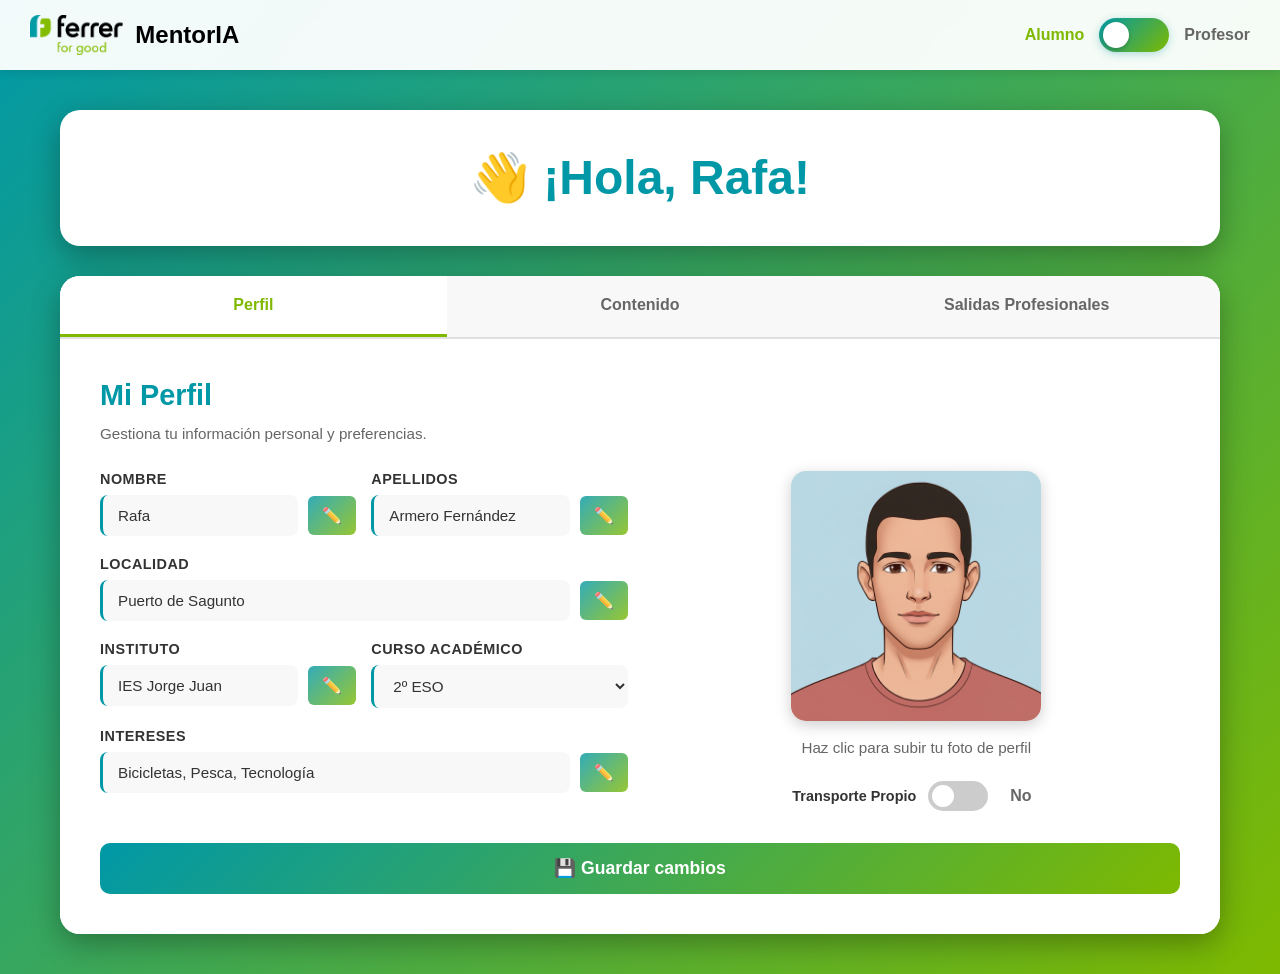
<file: App/index.html>
<!DOCTYPE html>
<html lang="es">
<head>
    <meta charset="UTF-8">
    <meta name="viewport" content="width=device-width, initial-scale=1.0">
    <title>MentorIA</title>
    <link rel="icon" type="image/png" href="images/little_logo_ferrer.png">
    <link rel="stylesheet" href="styles.css">
</head>
<body>
    <header class="top-header">
        <div class="left-section">
            <img src="./images/logo.png" alt="Logo MentorIA" class="logo-img">
            <span class="app-name">MentorIA</span>
        </div>
        
        <div class="right-section">
            <div class="user-toggle">
                <span class="toggle-label">Alumno</span>
                <label class="switch">
                    <input type="checkbox" id="userToggle" onchange="toggleUser()">
                    <span class="slider-toggle"></span>
                </label>
                <span class="toggle-label">Profesor</span>
            </div>
        </div>
    </header>
    
    <div class="container">
        <div class="welcome-screen" id="welcomeScreen">
            <div class="welcome-content">
                <h2>Bienvenido al Sistema Educativo</h2>
                <p>Por favor, selecciona tu tipo de usuario en el panel superior</p>
                <div class="illustration">📚</div>
            </div>
        </div>
        
        <div class="dashboard" id="dashboard" style="display: none;">
            <div class="welcome-banner">
                <h1 id="welcomeMessage"></h1>
            </div>
            
            <div class="integrated-panel" id="integratedPanel" style="display: none;">
                <div class="tabs">
                    <button class="tab-button active" onclick="selectTab('perfil')">Perfil</button>
                    <button class="tab-button" onclick="selectTab('contenido')">Contenido</button>
                    <button class="tab-button" onclick="selectTab('salidas')">Salidas Profesionales</button>
                </div>
                
                <div class="tab-content-area">
                    <div class="tab-panel" id="perfilContent">
                        <h3>Mi Perfil</h3>
                        <p class="tab-description">Gestiona tu información personal y preferencias.</p>
                        
                        <div class="profile-container">
                            <div class="profile-fields">
                                <div class="profile-row">
                                    <div class="profile-field">
                                        <label>Nombre</label>
                                        <div class="field-row">
                                            <div class="field-value" id="nombreValue">Rafa</div>
                                            <button class="edit-btn" onclick="openEditModal('nombre')" title="Editar">✏️</button>
                                        </div>
                                    </div>
                                    
                                    <div class="profile-field">
                                        <label>Apellidos</label>
                                        <div class="field-row">
                                            <div class="field-value" id="apellidosValue">Armero Fernández</div>
                                            <button class="edit-btn" onclick="openEditModal('apellidos')" title="Editar">✏️</button>
                                        </div>
                                    </div>
                                </div>
                                
                                <div class="profile-field">
                                    <label>Localidad</label>
                                    <div class="field-row">
                                        <div class="field-value" id="localidadValue">Puerto de Sagunto</div>
                                        <button class="edit-btn" onclick="openEditModal('localidad')" title="Editar">✏️</button>
                                    </div>
                                </div>
                                
                                <div class="profile-row">
                                    <div class="profile-field">
                                        <label>Instituto</label>
                                        <div class="field-row">
                                            <div class="field-value" id="institutoValue">IES Jorge Juan</div>
                                            <button class="edit-btn" onclick="openEditModal('instituto')" title="Editar">✏️</button>
                                        </div>
                                    </div>
                                    
                                    <div class="profile-field">
                                        <label>Curso Académico</label>
                                        <div class="field-row">
                                            <select id="cursoSelect" class="curso-select" onchange="saveCurso()">
                                                <option value="1º ESO">1º ESO</option>
                                                <option value="2º ESO" selected>2º ESO</option>
                                                <option value="3º ESO">3º ESO</option>
                                                <option value="4º ESO">4º ESO</option>
                                            </select>
                                        </div>
                                    </div>
                                </div>
                                
                                <div class="profile-field">
                                    <label>Intereses</label>
                                    <div class="field-row">
                                        <div class="field-value" id="interesesValue">Bicicletas, Pesca, Tecnología</div>
                                        <button class="edit-btn" onclick="openEditModal('intereses')" title="Editar">✏️</button>
                                    </div>
                                </div>
                            </div>
                            
                            <div class="profile-photo-section">
                                <div class="photo-container">
                                    <img id="profilePhoto" src="./images/foto_alumno.png" alt="Foto de perfil">
                                    <div class="photo-overlay" onclick="document.getElementById('photoInput').click()">
                                        <span>📷 Cambiar foto</span>
                                    </div>
                                </div>
                                <input type="file" id="photoInput" accept="image/*" style="display: none;" onchange="loadPhoto(event)">
                                
                                <p class="photo-hint">Haz clic para subir tu foto de perfil</p>
                                
                                <div class="transport-row">
                                    <label>Transporte Propio</label>
                                    <label class="switch-transport">
                                        <input type="checkbox" id="transporteSwitch" onchange="toggleTransporte()">
                                        <span class="slider-transport"></span>
                                    </label>
                                    <span class="transport-label" id="transporteLabel">No</span>
                                </div>
                            </div>
                        </div>
                        
                        <button class="btn-save-profile" onclick="saveProfile()">💾 Guardar cambios</button>
                    </div>
                    <div class="tab-panel" id="contenidoContent" style="display: none;">
                        <h3>Contenido Formativo</h3>
                        <p class="tab-description">Accede a todos tus cursos, materiales de estudio y recursos de aprendizaje.</p>
                        
                        <div class="subjects-grid">
                            <!-- Biología -->
                            <div class="subject-card">
                                <div class="subject-icon">🧬</div>
                                <div class="subject-info">
                                    <h4 class="subject-title">Biología</h4>
                                    <button class="subject-docs-btn" onclick="openSubject('biologia')">
                                        <span class="docs-count">1</span> unidad
                                    </button>
                                </div>
                            </div>
                            
                            <!-- Matemáticas -->
                            <div class="subject-card">
                                <div class="subject-icon">📐</div>
                                <div class="subject-info">
                                    <h4 class="subject-title">Matemáticas</h4>
                                    <button class="subject-docs-btn no-content" disabled>
                                        <span class="docs-count">0</span> unidades
                                    </button>
                                </div>
                            </div>
                            
                            <!-- Tecnología -->
                            <div class="subject-card">
                                <div class="subject-icon">🛠️</div>
                                <div class="subject-info">
                                    <h4 class="subject-title">Tecnología</h4>
                                    <button class="subject-docs-btn no-content" disabled>
                                        <span class="docs-count">0</span> unidades
                                    </button>
                                </div>
                            </div>
                            
                            <!-- Física -->
                            <div class="subject-card">
                                <div class="subject-icon">⚛️</div>
                                <div class="subject-info">
                                    <h4 class="subject-title">Física</h4>
                                    <button class="subject-docs-btn no-content" disabled>
                                        <span class="docs-count">0</span> unidades
                                    </button>
                                </div>
                            </div>
                            
                            <!-- Química -->
                            <div class="subject-card">
                                <div class="subject-icon">🧪</div>
                                <div class="subject-info">
                                    <h4 class="subject-title">Química</h4>
                                    <button class="subject-docs-btn no-content" disabled>
                                        <span class="docs-count">0</span> unidades
                                    </button>
                                </div>
                            </div>
                            
                            <!-- Educación Física -->
                            <div class="subject-card">
                                <div class="subject-icon">⚽</div>
                                <div class="subject-info">
                                    <h4 class="subject-title">Educación Física</h4>
                                    <button class="subject-docs-btn no-content" disabled>
                                        <span class="docs-count">0</span> unidades
                                    </button>
                                </div>
                            </div>
                            
                            <!-- Castellano -->
                            <div class="subject-card">
                                <div class="subject-icon">📖</div>
                                <div class="subject-info">
                                    <h4 class="subject-title">Castellano</h4>
                                    <button class="subject-docs-btn no-content" disabled>
                                        <span class="docs-count">0</span> unidades
                                    </button>
                                </div>
                            </div>
                            
                            <!-- Inglés -->
                            <div class="subject-card">
                                <div class="subject-icon">💂🏼</div>
                                <div class="subject-info">
                                    <h4 class="subject-title">Inglés</h4>
                                    <button class="subject-docs-btn no-content" disabled>
                                        <span class="docs-count">0</span> unidades
                                    </button>
                                </div>
                            </div>
                        </div>
                    </div>
                    <div class="tab-panel" id="salidasContent" style="display: none;">
                        <h3>Salidas Profesionales</h3>
                        <p class="tab-description">Explora las oportunidades profesionales y carreras relacionadas con tu formación.</p>
                        
                        <div class="career-blocks">
                            <!-- Bloque 1 -->
                            <div class="career-block">
                                <div class="career-medal gold">🥇</div>
                                <div class="career-image">
                                    <img src="images/foto_alumno_electricidad.png" alt="Electricidad y Electrónica">
                                    <span class="favorite-star">⭐</span>
                                    <button class="btn-favorite active" onclick="marcarFavorito(this, 'Electricidad y Electrónica', 'BOTÀNIC CAVANILLES')">
                                        ⭐
                                    </button>
                                </div>
                                <div class="career-content">
                                    <h4 class="career-title">Electricidad y Electrónica</h4>
                                    <p class="career-subtitle">Instituto de Educación Secundaria BOTÀNIC CAVANILLES | Vall d'Uixó</p>
                                    <div class="career-kpis">
                                        <div class="kpi-item">
                                            <span class="kpi-icon">🚌</span>
                                            <div class="kpi-info">
                                                <div class="kpi-label">Transporte público</div>
                                                <div class="kpi-value">25 min</div>
                                            </div>
                                        </div>
                                        <div class="kpi-item">
                                            <span class="kpi-icon">🚗</span>
                                            <div class="kpi-info">
                                                <div class="kpi-label">Transporte privado</div>
                                                <div class="kpi-value">12 min</div>
                                            </div>
                                        </div>
                                    </div>
                                    <div class="career-buttons">
                                        <a href="#" class="career-btn" onclick="openCareerLink('software', 'perfiles'); return false;">👥 Perfiles profesionales</a>
                                        <a href="#" class="career-btn" onclick="openCareerLink('software', 'curriculo'); return false;">📋 Currículo</a>
                                    </div>
                                </div>
                            </div>
                            
                            <!-- Bloque 2 -->
                            <div class="career-block">
                                <div class="career-medal silver">🥈</div>
                                <div class="career-image">
                                    <img src="images/foto_alumno_electricidad.png" alt="Electricidad y Electrónica">
                                    <span class="favorite-star">⭐</span>
                                    <button class="btn-favorite" onclick="marcarFavorito(this, 'Electricidad y Electrónica', 'GILABERT DE CENTELLES')">
                                    </button>
                                </div>
                                <div class="career-content">
                                    <h4 class="career-title">Electricidad y Electrónica</h4>
                                    <p class="career-subtitle">Instituto de Educación Secundaria GILABERT DE CENTELLES | Nules</p>
                                    <div class="career-kpis">
                                        <div class="kpi-item">
                                            <span class="kpi-icon">🚌</span>
                                            <div class="kpi-info">
                                                <div class="kpi-label">Transporte público</div>
                                                <div class="kpi-value">18 min</div>
                                            </div>
                                        </div>
                                        <div class="kpi-item">
                                            <span class="kpi-icon">🚗</span>
                                            <div class="kpi-info">
                                                <div class="kpi-label">Transporte privado</div>
                                                <div class="kpi-value">9 min</div>
                                            </div>
                                        </div>
                                    </div>
                                    <div class="career-buttons">
                                        <a href="#" class="career-btn" onclick="openCareerLink('laboratorio', 'perfiles'); return false;">👥 Perfiles profesionales</a>
                                        <a href="#" class="career-btn" onclick="openCareerLink('laboratorio', 'curriculo'); return false;">📋 Currículo</a>
                                    </div>
                                </div>
                            </div>
                            
                            <!-- Bloque 3 -->
                            <div class="career-block">
                                <div class="career-medal bronze">🥉</div>
                                <div class="career-image">
                                    <img src="images/foto_alumno_electricidad.png" alt="Electricidad y Electrónica">
                                    <span class="favorite-star">⭐</span>
                                    <button class="btn-favorite" onclick="marcarFavorito(this, 'Electricidad y Electrónica', 'LA PATACONA')">
                                    </button>
                                </div>
                                <div class="career-content">
                                    <h4 class="career-title">Electricidad y Electrónica</h4>
                                    <p class="career-subtitle">Instituto de Educación Secundaria LA PATACONA | Alboraia/Alboraya</p>
                                    <div class="career-kpis">
                                        <div class="kpi-item">
                                            <span class="kpi-icon">🚌</span>
                                            <div class="kpi-info">
                                                <div class="kpi-label">Transporte público</div>
                                                <div class="kpi-value">15 min</div>
                                            </div>
                                        </div>
                                        <div class="kpi-item">
                                            <span class="kpi-icon">🚗</span>
                                            <div class="kpi-info">
                                                <div class="kpi-label">Transporte privado</div>
                                                <div class="kpi-value">7 min</div>
                                            </div>
                                        </div>
                                    </div>
                                    <div class="career-buttons">
                                        <a href="#" class="career-btn" onclick="openCareerLink('profesor', 'perfiles'); return false;">👥 Perfiles profesionales</a>
                                        <a href="#" class="career-btn" onclick="openCareerLink('profesor', 'curriculo'); return false;">📋 Currículo</a>
                                    </div>
                                </div>
                            </div>
                            
                            <!-- Bloque 4 -->
                            <div class="career-block">
                                <div class="career-image">
                                    <img src="images/foto_alumno_electricidad.png" alt="Electricidad y Electrónica">
                                    <span class="favorite-star">⭐</span>
                                    <button class="btn-favorite" onclick="marcarFavorito(this, 'Electricidad y Electrónica', 'Massamagrell')">
                                    </button>
                                </div>
                                <div class="career-content">
                                    <h4 class="career-title">Electricidad y Electrónica</h4>
                                    <p class="career-subtitle">Instituto de Educación Secundaria | Massamagrell</p>
                                    <div class="career-kpis">
                                        <div class="kpi-item">
                                            <span class="kpi-icon">🚌</span>
                                            <div class="kpi-info">
                                                <div class="kpi-label">Transporte público</div>
                                                <div class="kpi-value">30 min</div>
                                            </div>
                                        </div>
                                        <div class="kpi-item">
                                            <span class="kpi-icon">🚗</span>
                                            <div class="kpi-info">
                                                <div class="kpi-label">Transporte privado</div>
                                                <div class="kpi-value">15 min</div>
                                            </div>
                                        </div>
                                    </div>
                                    <div class="career-buttons">
                                        <a href="#" class="career-btn" onclick="openCareerLink('disenador', 'perfiles'); return false;">👥 Perfiles profesionales</a>
                                        <a href="#" class="career-btn" onclick="openCareerLink('disenador', 'curriculo'); return false;">📋 Currículo</a>
                                    </div>
                                </div>
                            </div>
                            
                            <!-- Bloque 5 -->
                            <!-- Bloque 5 -->
                            <div class="career-block">
                                <div class="career-image">
                                    <img src="images/foto_alumno_electricidad.png" alt="Electricidad y Electrónica">
                                    <span class="favorite-star">⭐</span>
                                    <button class="btn-favorite" onclick="marcarFavorito(this, 'Electricidad y Electrónica', 'CLOT DEL MORO')">
                                    </button>
                                </div>
                                <div class="career-content">
                                    <h4 class="career-title">Electricidad y Electrónica</h4>
                                    <p class="career-subtitle">Instituto de Educación Secundaria CLOT DEL MORO | Sagunto/Sagunt</p>
                                    <div class="career-kpis">
                                        <div class="kpi-item">
                                            <span class="kpi-icon">🚌</span>
                                            <div class="kpi-info">
                                                <div class="kpi-label">Transporte público</div>
                                                <div class="kpi-value">22 min</div>
                                            </div>
                                        </div>
                                        <div class="kpi-item">
                                            <span class="kpi-icon">🚗</span>
                                            <div class="kpi-info">
                                                <div class="kpi-label">Transporte privado</div>
                                                <div class="kpi-value">10 min</div>
                                            </div>
                                        </div>
                                    </div>
                                    <div class="career-buttons">
                                        <a href="#" class="career-btn" onclick="openCareerLink('arquitecto', 'perfiles'); return false;">👥 Perfiles profesionales</a>
                                        <a href="#" class="career-btn" onclick="openCareerLink('arquitecto', 'curriculo'); return false;">📋 Currículo</a>
                                    </div>
                                </div>
                            </div>
                            
                            <!-- Bloque 6 -->
                            <div class="career-block">
                                <div class="career-image">
                                    <img src="images/foto_alumno_informatica.png" alt="Informática de Oficina">
                                    <span class="favorite-star">⭐</span>
                                    <button class="btn-favorite" onclick="marcarFavorito(this, 'Informática de Oficina', 'El Puig de Santa Maria')">
                                    </button>
                                </div>
                                <div class="career-content">
                                    <h4 class="career-title">Informática de Oficina</h4>
                                    <p class="career-subtitle">Instituto de Educación Secundaria | El Puig de Santa Maria</p>
                                    <div class="career-kpis">
                                        <div class="kpi-item">
                                            <span class="kpi-icon">🚌</span>
                                            <div class="kpi-info">
                                                <div class="kpi-label">Transporte público</div>
                                                <div class="kpi-value">20 min</div>
                                            </div>
                                        </div>
                                        <div class="kpi-item">
                                            <span class="kpi-icon">🚗</span>
                                            <div class="kpi-info">
                                                <div class="kpi-label">Transporte privado</div>
                                                <div class="kpi-value">11 min</div>
                                            </div>
                                        </div>
                                    </div>
                                    <div class="career-buttons">
                                        <a href="#" class="career-btn" onclick="openCareerLink('informatica1', 'perfiles'); return false;">👥 Perfiles profesionales</a>
                                        <a href="#" class="career-btn" onclick="openCareerLink('informatica1', 'curriculo'); return false;">📋 Currículo</a>
                                    </div>
                                </div>
                            </div>
                            
                            <!-- Bloque 7 -->
                            <!-- Bloque 7 -->
                            <div class="career-block">
                                <div class="career-image">
                                    <img src="images/foto_alumno_informatica.png" alt="Informática de Oficina">
                                    <span class="favorite-star">⭐</span>
                                    <button class="btn-favorite" onclick="marcarFavorito(this, 'Informática de Oficina', 'ESCULTOR EN FRANCESC BADIA')">
                                    </button>
                                </div>
                                <div class="career-content">
                                    <h4 class="career-title">Informática de Oficina</h4>
                                    <p class="career-subtitle">Instituto de Educación Secundaria ESCULTOR EN FRANCESC BADIA | Foios</p>
                                    <div class="career-kpis">
                                        <div class="kpi-item">
                                            <span class="kpi-icon">🚌</span>
                                            <div class="kpi-info">
                                                <div class="kpi-label">Transporte público</div>
                                                <div class="kpi-value">28 min</div>
                                            </div>
                                        </div>
                                        <div class="kpi-item">
                                            <span class="kpi-icon">🚗</span>
                                            <div class="kpi-info">
                                                <div class="kpi-label">Transporte privado</div>
                                                <div class="kpi-value">14 min</div>
                                            </div>
                                        </div>
                                    </div>
                                    <div class="career-buttons">
                                        <a href="#" class="career-btn" onclick="openCareerLink('informatica2', 'perfiles'); return false;">👥 Perfiles profesionales</a>
                                        <a href="#" class="career-btn" onclick="openCareerLink('informatica2', 'curriculo'); return false;">📋 Currículo</a>
                                    </div>
                                </div>
                            </div>
                        </div>
                    </div>
                </div>
            </div>
            
            <div class="content">
                <!-- Panel Integrado del Profesor -->
                <div class="integrated-panel" id="teacherIntegratedPanel" style="display: none;">
                    <div class="tabs">
                        <button class="tab-button active" onclick="selectTabTeacher('perfil')">Perfil</button>
                        <button class="tab-button" onclick="selectTabTeacher('contenido')">Contenido</button>
                        <button class="tab-button" onclick="selectTabTeacher('seguimiento')">Seguimiento</button>
                    </div>
                    
                    <div class="tab-content-area">
                        <!-- Tab 1: Perfil del Profesor -->
                        <div class="tab-panel" id="teacherPerfilContent">
                            <h3>Mi Perfil</h3>
                            <p class="tab-description">Gestiona tu información personal y preferencias.</p>
                            
                            <div class="profile-container">
                                <div class="profile-fields">
                                    <div class="profile-row">
                                        <div class="profile-field">
                                            <label>Nombre</label>
                                            <div class="field-row">
                                                <div class="field-value" id="teacher_nombreValue">Rafael</div>
                                                <button class="edit-btn" onclick="openEditModalTeacher('nombre')" title="Editar">✏️</button>
                                            </div>
                                        </div>
                                        
                                        <div class="profile-field">
                                            <label>Apellidos</label>
                                            <div class="field-row">
                                                <div class="field-value" id="teacher_apellidosValue">Armero Fernández</div>
                                                <button class="edit-btn" onclick="openEditModalTeacher('apellidos')" title="Editar">✏️</button>
                                            </div>
                                        </div>
                                    </div>
                                    
                                    <div class="profile-field">
                                        <label>Localidad</label>
                                        <div class="field-row">
                                            <div class="field-value" id="teacher_localidadValue">Canet d'en Berenguer</div>
                                            <button class="edit-btn" onclick="openEditModalTeacher('localidad')" title="Editar">✏️</button>
                                        </div>
                                    </div>
                                    
                                    <div class="profile-row">
                                        <div class="profile-field">
                                            <label>Instituto</label>
                                            <div class="field-row">
                                                <div class="field-value" id="teacher_institutoValue">IES Jorge Juan</div>
                                                <button class="edit-btn" onclick="openEditModalTeacher('instituto')" title="Editar">✏️</button>
                                            </div>
                                        </div>
                                        
                                        <div class="profile-field">
                                            <label>Asignatura</label>
                                            <div class="field-row">
                                                <select id="teacher_asignaturaSelect" class="curso-select" onchange="saveAsignaturaTeacher()">
                                                    <option value="Biología" selected>Biología</option>
                                                    <option value="Matemáticas">Matemáticas</option>
                                                    <option value="Tecnología">Tecnología</option>
                                                    <option value="Física y Química">Física y Química</option>
                                                    <option value="Química">Química</option>
                                                    <option value="Educación Física">Educación Física</option>
                                                    <option value="Lengua y Literatura">Lengua y Literatura</option>
                                                    <option value="Historia">Historia</option>
                                                </select>
                                            </div>
                                        </div>
                                    </div>
                                    
                                    <div class="profile-field">
                                        <label>CURSOS</label>
                                        <div class="field-row">
                                            <div class="courses-checkboxes">
                                                <label class="checkbox-label">
                                                    <input type="checkbox" id="curso_1eso" value="1º ESO" onchange="saveCursosTeacher()">
                                                    <span>1º ESO</span>
                                                </label>
                                                <label class="checkbox-label">
                                                    <input type="checkbox" id="curso_2eso" value="2º ESO" onchange="saveCursosTeacher()" checked>
                                                    <span>2º ESO</span>
                                                </label>
                                                <label class="checkbox-label">
                                                    <input type="checkbox" id="curso_3eso" value="3º ESO" onchange="saveCursosTeacher()">
                                                    <span>3º ESO</span>
                                                </label>
                                                <label class="checkbox-label">
                                                    <input type="checkbox" id="curso_4eso" value="4º ESO" onchange="saveCursosTeacher()">
                                                    <span>4º ESO</span>
                                                </label>
                                            </div>
                                        </div>
                                    </div>
                                </div>
                                
                                <div class="profile-photo-section">
                                    <div class="photo-container">
                                        <img id="teacher_profilePhoto" src="./images/foto_profesor.png" alt="Foto de perfil">
                                        <div class="photo-overlay" onclick="document.getElementById('teacher_photoInput').click()">
                                            <span>📷 Cambiar foto</span>
                                        </div>
                                    </div>
                                    <input type="file" id="teacher_photoInput" accept="image/*" style="display: none;" onchange="loadPhotoTeacher(event)">
                                    
                                    <p class="photo-hint">Haz clic para subir tu foto de perfil</p>
                                </div>
                            </div>
                            
                            <button class="btn-save-profile" onclick="saveProfileTeacher()">💾 Guardar cambios</button>
                        </div>
                        
                        <!-- Tab 2: Contenido del Profesor -->
                        <div class="tab-panel" id="teacherContenidoContent" style="display: none;">
                            <h3>Contenido Formativo</h3>
                            <p class="tab-description">Gestiona los contenidos y materiales de tus asignaturas.</p>
                            
                            <!-- Formulario para añadir contenido -->
                            <div class="content-form">
                                <!-- Unidad separada -->
                                <div class="unidad-section">
                                    <div class="form-row-full">
                                        <label for="unidad-input">UNIDAD</label>
                                        <input type="text" id="unidad-input" placeholder="Ej: Animales vertebrados" class="input-field">
                                    </div>
                                </div>
                                
                                <!-- Capítulo, Sección y botón agrupados -->
                                <div class="capitulo-seccion-section">
                                    <div class="form-row-horizontal">
                                        <div class="form-group-half">
                                            <label for="capitulo-input">CAPÍTULO</label>
                                            <input type="text" id="capitulo-input" placeholder="Ej: Mamíferos" class="input-field">
                                        </div>
                                        <div class="form-group-half">
                                            <label for="seccion-input">SECCIÓN</label>
                                            <input type="text" id="seccion-input" placeholder="Ej: Características" class="input-field">
                                        </div>
                                        <button class="btn-add-content" onclick="addContentRow()">
                                            ➕ Añadir
                                        </button>
                                    </div>
                                    
                                    <div class="form-row-full">
                                        <label for="descriptivo-input">CONTENIDO</label>
                                        <textarea id="descriptivo-input" placeholder="Ej: Tipos de mamíferos y sus características principales" class="input-field textarea-field" rows="3"></textarea>
                                    </div>
                                    
                                    <!-- Tabla de contenidos -->
                                    <div class="content-table-wrapper">
                                        <div id="emptyTableMessage" class="empty-table-message">
                                            ⚠️ Selecciona capítulos y secciones y añádelos a la tabla
                                        </div>
                                        <table class="content-table" id="contentTable" style="display: none;">
                                            <thead>
                                                <tr>
                                                    <th>CAPÍTULO</th>
                                                    <th>CONTENIDO</th>
                                                    <th>SECCIÓN</th>
                                                    <th class="col-acciones"></th>
                                                </tr>
                                            </thead>
                                            <tbody id="contentTableBody">
                                                <!-- Las filas se añadirán dinámicamente -->
                                            </tbody>
                                        </table>
                                    </div>
                                    
                                    <!-- Configuración de ejercicios -->
                                    <div class="ejercicios-config">
                                        <div class="ejercicios-row">
                                            <div class="ejercicios-field">
                                                <label for="num-ejercicios-select">NÚMERO DE EJERCICIOS</label>
                                                <select id="num-ejercicios-select" class="filter-select">
                                                    <option value="0">0 ejercicios</option>
                                                    <option value="1">1 ejercicio</option>
                                                    <option value="2">2 ejercicios</option>
                                                    <option value="3">3 ejercicios</option>
                                                    <option value="4">4 ejercicios</option>
                                                    <option value="5" selected>5 ejercicios</option>
                                                    <option value="6">6 ejercicios</option>
                                                    <option value="7">7 ejercicios</option>
                                                    <option value="8">8 ejercicios</option>
                                                    <option value="9">9 ejercicios</option>
                                                    <option value="10">10 ejercicios</option>
                                                </select>
                                            </div>
                                            
                                            <div class="ejercicios-field">
                                                <label>TRABAJO MONOGRÁFICO</label>
                                                <div class="toggle-container">
                                                    <input type="checkbox" id="monograficosSwitch" class="toggle-switch">
                                                    <label for="monograficosSwitch" class="toggle-slider"></label>
                                                    <span id="monograficosLabel" class="toggle-status">No</span>
                                                </div>
                                            </div>
                                            
                                            <button class="btn-generar-contenido" onclick="generarContenido()">
                                                ⚙️ Generar contenido
                                            </button>
                                        </div>
                                    </div>
                                </div>
                            </div>
                            
                            <!-- Bloque de Contenidos Generados -->
                            <div class="contenidos-generados-block">
                                <h3>Contenidos Generados</h3>
                                <p class="tab-description">Contenidos creados para tus estudiantes.</p>
                                
                                <div id="listaContenidosGenerados" class="lista-contenidos-generados">
                                    <!-- Ejemplo inicial -->
                                    <div class="document-item">
                                        <div class="document-icon">📚</div>
                                        <div class="document-info">
                                            <div class="document-name">Animales vertebrados</div>
                                            <div class="document-meta">PDF • 2.5 MB</div>
                                        </div>
                                        <div class="document-actions">
                                            <button class="document-action-btn btn-view" onclick="abrirContenido('links/Animales vertebrados.html')">
                                                👁️ Visualizar
                                            </button>
                                            <button class="document-action-btn btn-delete" onclick="eliminarContenidoGenerado(this)">
                                                🗑️ Eliminar
                                            </button>
                                        </div>
                                    </div>
                                </div>
                            </div>
                        </div>
                        
                        <!-- Tab 3: Seguimiento -->
                        <div class="tab-panel" id="teacherSeguimientoContent" style="display: none;">
                            <h3>Seguimiento de Alumnos</h3>
                            <p class="tab-description">Monitoriza el progreso y desempeño de tus estudiantes.</p>
                            
                            <div class="seguimiento-filters">
                                <div class="filter-group">
                                    <label for="filtro-curso">CURSO</label>
                                    <select id="filtro-curso" class="filter-select">
                                        <option value="1º ESO">1º ESO</option>
                                        <option value="2º ESO" selected>2º ESO</option>
                                        <option value="3º ESO">3º ESO</option>
                                        <option value="4º ESO">4º ESO</option>
                                    </select>
                                </div>
                                <div class="filter-group">
                                    <label for="filtro-unidad">UNIDAD</label>
                                    <select id="filtro-unidad" class="filter-select">
                                        <option value="animales-vertebrados">Animales vertebrados</option>
                                    </select>
                                </div>
                            </div>
                            
                            <div class="seguimiento-container">
                                <div class="seguimiento-table-wrapper">
                                    <table class="seguimiento-table">
                                        <thead>
                                            <tr class="header-main">
                                                <th rowspan="2" class="col-alumno">Alumno</th>
                                                <th colspan="2" class="col-group">Contenido</th>
                                                <th colspan="2" class="col-group">Ejercicios</th>
                                                <th rowspan="2" class="col-trabajos">Trabajos Monográficos</th>
                                                <th rowspan="2" class="col-score">Score</th>
                                            </tr>
                                            <tr class="header-sub">
                                                <th class="sub-col">Accesos</th>
                                                <th class="sub-col">Resúmenes</th>
                                                <th class="sub-col">Entregas</th>
                                                <th class="sub-col">Ayudas</th>
                                            </tr>
                                        </thead>
                                        <tbody>
                                            <tr>
                                                <td class="student-name">
                                                    <img src="images/foto_alumno.png" alt="Rafa" class="student-avatar">
                                                    Rafa Armero Fernández
                                                </td>
                                                <td class="stat-number">3</td>
                                                <td class="stat-number">3/3</td>
                                                <td class="stat-number">10/10</td>
                                                <td class="stat-number">5/10</td>
                                                <td class="stat-number">1/1</td>                                                <td class="stat-number score-value">82%</td>                                            </tr>
                                            <tr>
                                                <td class="student-name">
                                                    <img src="images/logo_ferrer.jpg" alt="Javier" class="student-avatar">
                                                    Javier Inglés Bernat
                                                </td>
                                                <td class="stat-number">2</td>
                                                <td class="stat-number">1/3</td>
                                                <td class="stat-number">1/10</td>
                                                <td class="stat-number">0/10</td>
                                                <td class="stat-number">1/1</td>                                                <td class="stat-number score-value">53%</td>                                            </tr>
                                            <tr>
                                                <td class="student-name">
                                                    <img src="images/logo_ferrer.jpg" alt="Max" class="student-avatar">
                                                    Max Amat Álvarez
                                                </td>
                                                <td class="stat-number">3</td>
                                                <td class="stat-number">2/3</td>
                                                <td class="stat-number">8/10</td>
                                                <td class="stat-number">4/10</td>
                                                <td class="stat-number">1/1</td>
                                                <td class="stat-number score-value">85%</td>
                                            </tr>
                                            <tr>
                                                <td class="student-name">
                                                    <img src="images/logo_ferrer.jpg" alt="Sergio" class="student-avatar">
                                                    Sergio Cortés Abad
                                                </td>
                                                <td class="stat-number">0</td>
                                                <td class="stat-number">0/3</td>
                                                <td class="stat-number">0/10</td>
                                                <td class="stat-number">0/10</td>
                                                <td class="stat-number">0/1</td>
                                                <td class="stat-number score-value">0%</td>
                                            </tr>
                                            <tr>
                                                <td class="student-name">
                                                    <img src="images/logo_ferrer.jpg" alt="Mònica" class="student-avatar">
                                                    Mònica Zapata Lluch
                                                </td>
                                                <td class="stat-number">4</td>
                                                <td class="stat-number">3/3</td>
                                                <td class="stat-number">9/10</td>
                                                <td class="stat-number">6/10</td>
                                                <td class="stat-number">1/1</td>
                                                <td class="stat-number score-value">97%</td>
                                            </tr>
                                            <tr>
                                                <td class="student-name">
                                                    <img src="images/logo_ferrer.jpg" alt="Sílvia" class="student-avatar">
                                                    Sílvia Baqués Massó
                                                </td>
                                                <td class="stat-number">4</td>
                                                <td class="stat-number">1/3</td>
                                                <td class="stat-number">6/10</td>
                                                <td class="stat-number">7/10</td>
                                                <td class="stat-number">1/1</td>
                                                <td class="stat-number score-value">87%</td>
                                            </tr>
                                            <tr>
                                                <td class="student-name">
                                                    <img src="images/logo_ferrer.jpg" alt="Nick" class="student-avatar">
                                                    Nick Russell
                                                </td>
                                                <td class="stat-number">2</td>
                                                <td class="stat-number">2/3</td>
                                                <td class="stat-number">3/10</td>
                                                <td class="stat-number">1/10</td>
                                                <td class="stat-number">0/1</td>                                                <td class="stat-number score-value">18%</td>                                            </tr>
                                            <tr>
                                                <td class="student-name">
                                                    <img src="images/logo_ferrer.jpg" alt="Laia" class="student-avatar">
                                                    Laia Orriols Luis
                                                </td>
                                                <td class="stat-number">1</td>
                                                <td class="stat-number">1/3</td>
                                                <td class="stat-number">0/10</td>
                                                <td class="stat-number">0/10</td>
                                                <td class="stat-number">0/1</td>
                                                <td class="stat-number score-value">8%</td>
                                            </tr>
                                            <tr>
                                                <td class="student-name">
                                                    <img src="images/logo_ferrer.jpg" alt="Anna" class="student-avatar">
                                                    Anna Bodi Valera
                                                </td>
                                                <td class="stat-number">4</td>
                                                <td class="stat-number">3/3</td>
                                                <td class="stat-number">8/10</td>
                                                <td class="stat-number">5/10</td>
                                                <td class="stat-number">1/1</td>
                                                <td class="stat-number score-value">93%</td>
                                            </tr>
                                            <tr>
                                                <td class="student-name">
                                                    <img src="images/logo_ferrer.jpg" alt="Diego" class="student-avatar">
                                                    Diego Blanco Ayarza
                                                </td>
                                                <td class="stat-number">2</td>
                                                <td class="stat-number">0/3</td>
                                                <td class="stat-number">0/10</td>
                                                <td class="stat-number">1/10</td>
                                                <td class="stat-number">0/1</td>
                                                <td class="stat-number score-value">17%</td>
                                            </tr>
                                        </tbody>
                                    </table>
                                </div>
                            </div>
                        </div>
                    </div>
                </div>
            </div>
        </div>
    </div>
    
    <!-- Modal para editar campos -->
    <div id="editModal" class="modal">
        <div class="modal-content">
            <div class="modal-header">
                <h2 id="modalTitle">Editar Campo</h2>
                <span class="close" onclick="closeEditModal()">&times;</span>
            </div>
            <div class="modal-body">
                <label id="modalLabel" for="modalInput"></label>
                <input type="text" id="modalInput" class="modal-input">
            </div>
            <div class="modal-footer">
                <button class="btn-cancel" onclick="closeEditModal()">Cancelar</button>
                <button class="btn-save" onclick="saveField()">Guardar</button>
            </div>
        </div>
    </div>
    
    <!-- Modal para documentos de asignaturas -->
    <div id="documentsModal" class="modal">
        <div class="modal-content documents-modal-content">
            <div class="modal-header">
                <h2 id="documentsModalTitle">Documentos</h2>
                <span class="close" onclick="closeDocumentsModal()">&times;</span>
            </div>
            <div class="modal-body">
                <div id="documentsList" class="documents-list"></div>
            </div>
        </div>
    </div>
    
    <!-- Modal para subir documentos para corrección -->
    <div id="correctionModal" class="modal">
        <div class="modal-content">
            <div class="modal-header">
                <h2>Subir una corrección</h2>
                <span class="close" onclick="closeCorrectionModal()">&times;</span>
            </div>
            <div class="modal-body">
                <p class="correction-info">
                    Sube tu trabajo completado de <strong id="correctionMaterialName"></strong> para que sea corregido.
                </p>
                <div class="file-upload-area">
                    <label for="correctionFileInput" class="file-upload-label">
                        📎 Seleccionar archivo
                    </label>
                    <input type="file" id="correctionFileInput" class="file-upload-input" accept=".pdf,.doc,.docx,.jpg,.jpeg">
                    <p class="file-upload-hint">Formatos aceptados: PDF, DOC, DOCX, JPG (Máx. 7MB)</p>
                </div>
            </div>
            <div class="modal-footer">
                <button class="btn-save" onclick="uploadCorrection()">Subir documento</button>
            </div>
        </div>
    </div>
    
    <script src="script.js"></script>
</body>
</html>
</file>
<file: App/styles.css>
* {
    margin: 0;
    padding: 0;
    box-sizing: border-box;
}

body {
    font-family: 'Century Gothic', CenturyGothic, AppleGothic, sans-serif;
    background: linear-gradient(135deg, #0098A7 0%, #7EB900 100%);
    min-height: 100vh;
}

.top-header {
    background: rgba(255, 255, 255, 0.95);
    backdrop-filter: blur(10px);
    box-shadow: 0 2px 10px rgba(0, 0, 0, 0.1);
    padding: 15px 30px;
    display: flex;
    justify-content: space-between;
    align-items: center;
    position: sticky;
    top: 0;
    z-index: 1000;
}

.left-section {
    display: flex;
    align-items: center;
    gap: 12px;
}

.logo-img {
    height: 40px;
    width: auto;
    object-fit: contain;
}

.app-name {
    font-size: 1.5rem;
    font-weight: bold;
    color: #000000;
}

.right-section {
    display: flex;
    align-items: center;
}

.user-toggle {
    display: flex;
    align-items: center;
    gap: 15px;
}

.toggle-label {
    font-size: 1rem;
    font-weight: 600;
    color: #666;
    transition: color 0.3s ease;
    user-select: none;
}

.toggle-label.active {
    color: #7EB900;
}

.switch {
    position: relative;
    display: inline-block;
    width: 70px;
    height: 34px;
}

.switch input {
    opacity: 0;
    width: 0;
    height: 0;
}

.slider-toggle {
    position: absolute;
    cursor: pointer;
    top: 0;
    left: 0;
    right: 0;
    bottom: 0;
    background: linear-gradient(135deg, #0098A7 0%, #7EB900 100%);
    transition: all 0.4s cubic-bezier(0.4, 0, 0.2, 1);
    border-radius: 34px;
    box-shadow: 0 2px 8px rgba(0, 152, 167, 0.3);
}

.slider-toggle:before {
    position: absolute;
    content: "";
    height: 26px;
    width: 26px;
    left: 4px;
    bottom: 4px;
    background-color: white;
    transition: all 0.4s cubic-bezier(0.4, 0, 0.2, 1);
    border-radius: 50%;
    box-shadow: 0 2px 4px rgba(0, 0, 0, 0.2);
}

input:checked + .slider-toggle {
    background: linear-gradient(135deg, #7EB900 0%, #0098A7 100%);
}

input:checked + .slider-toggle:before {
    transform: translateX(36px);
}

.switch:hover .slider-toggle {
    box-shadow: 0 4px 12px rgba(0, 152, 167, 0.5);
    transform: scale(1.05);
}

.switch:active .slider-toggle {
    transform: scale(0.98);
}

.modal {
    display: none;
    position: fixed;
    z-index: 2000;
    left: 0;
    top: 0;
    width: 100%;
    height: 100%;
    background-color: rgba(0, 0, 0, 0.5);
    animation: fadeIn 0.3s ease;
}

.modal-content {
    background-color: white;
    margin: 10% auto;
    border-radius: 15px;
    width: 90%;
    max-width: 500px;
    box-shadow: 0 10px 40px rgba(0, 0, 0, 0.3);
    animation: slideIn 0.3s ease-out;
}

.modal-header {
    padding: 20px 25px;
    border-bottom: 2px solid #f0f0f0;
    display: flex;
    justify-content: space-between;
    align-items: center;
}

.modal-header h2 {
    margin: 0;
    color: #0098A7;
    font-size: 1.5rem;
}

.close {
    color: #999;
    font-size: 2rem;
    font-weight: bold;
    cursor: pointer;
    transition: color 0.3s ease;
    line-height: 1;
}

.close:hover {
    color: #333;
}

.modal-body {
    padding: 25px;
}

.modal-body label {
    display: block;
    font-weight: 600;
    color: #333;
    margin-bottom: 10px;
    font-size: 1rem;
}

.modal-input {
    width: 100%;
    padding: 12px 15px;
    border: 2px solid #e0e0e0;
    border-radius: 8px;
    font-size: 1rem;
    font-family: 'Century Gothic', CenturyGothic, AppleGothic, sans-serif;
    transition: border-color 0.3s ease;
}

.modal-input:focus {
    outline: none;
    border-color: #0098A7;
    box-shadow: 0 0 0 3px rgba(0, 152, 167, 0.1);
}

.modal-footer {
    padding: 20px 25px;
    border-top: 2px solid #f0f0f0;
    display: flex;
    justify-content: center;
    gap: 10px;
}

.btn-cancel, .btn-save {
    padding: 12px 25px;
    border: none;
    border-radius: 8px;
    font-size: 1rem;
    font-weight: 600;
    font-family: 'Century Gothic', CenturyGothic, AppleGothic, sans-serif;
    cursor: pointer;
    transition: all 0.3s ease;
}

.btn-cancel {
    background: #f0f0f0;
    color: #666;
}

.btn-cancel:hover {
    background: #e0e0e0;
}

.btn-save {
    background: linear-gradient(135deg, #0098A7 0%, #7EB900 100%);
    color: white;
}

.btn-save:hover {
    box-shadow: 0 4px 12px rgba(0, 152, 167, 0.4);
    transform: translateY(-2px);
}

/* ========================================
   MODAL DE DOCUMENTOS
   ======================================== */

.documents-modal-content {
    max-width: 700px;
}

.documents-list {
    display: flex;
    flex-direction: column;
    gap: 15px;
}

.unit-title {
    font-size: 1.2rem;
    font-weight: 700;
    color: #0098A7;
    background: linear-gradient(135deg, rgba(0, 152, 167, 0.1) 0%, rgba(126, 185, 0, 0.1) 100%);
    padding: 15px 20px;
    border-radius: 10px;
    border-left: 4px solid #0098A7;
    margin-top: 10px;
    font-family: 'Century Gothic', CenturyGothic, AppleGothic, sans-serif;
}

.document-item {
    display: flex;
    align-items: center;
    gap: 15px;
    padding: 15px;
    background: #f8f9fa;
    border: 2px solid #e0e0e0;
    border-radius: 10px;
    transition: all 0.3s ease;
    margin-left: 20px;
}

.document-item:hover {
    border-color: #0098A7;
    box-shadow: 0 4px 12px rgba(0, 152, 167, 0.1);
    transform: translateX(5px);
}

.document-icon {
    font-size: 2.5rem;
    flex-shrink: 0;
}

.document-info {
    flex: 1;
    display: flex;
    flex-direction: column;
    gap: 5px;
}

.document-name {
    font-size: 1rem;
    font-weight: 600;
    color: #2c3e50;
    font-family: 'Century Gothic', CenturyGothic, AppleGothic, sans-serif;
}

.document-meta {
    font-size: 0.85rem;
    color: #7f8c8d;
}

.document-actions {
    display: flex;
    gap: 10px;
    flex-shrink: 0;
}

.document-action-btn {
    color: white;
    border: none;
    border-radius: 8px;
    padding: 10px 16px;
    font-size: 0.85rem;
    font-weight: 600;
    font-family: 'Century Gothic', CenturyGothic, AppleGothic, sans-serif;
    cursor: pointer;
    transition: all 0.3s ease;
    white-space: nowrap;
}

.courses-checkboxes {
    display: grid;
    grid-template-columns: repeat(4, 1fr);
    gap: 12px;
    width: 100%;
}

.checkbox-label {
    display: flex;
    align-items: center;
    justify-content: center;
    cursor: pointer;
    font-family: 'Century Gothic', sans-serif;
    font-size: 15px;
    font-weight: 500;
    color: #666;
    padding: 12px 20px;
    border: 2px solid #e0e0e0;
    border-radius: 10px;
    transition: all 0.3s ease;
    background: white;
    position: relative;
}

.checkbox-label:hover {
    border-color: #0098A7;
    transform: translateY(-2px);
    box-shadow: 0 4px 12px rgba(0, 152, 167, 0.2);
}

.checkbox-label input[type="checkbox"] {
    position: absolute;
    opacity: 0;
    cursor: pointer;
    width: 0;
    height: 0;
}

.checkbox-label:has(input[type="checkbox"]:checked) {
    background: linear-gradient(135deg, #0098A7 0%, #7EB900 100%);
    color: white;
    border-color: transparent;
    font-weight: bold;
    box-shadow: 0 4px 12px rgba(0, 152, 167, 0.4);
}

.btn-view {
    background: linear-gradient(135deg, #0098A7 0%, #006b77 100%);
}

.btn-view:hover {
    box-shadow: 0 4px 12px rgba(0, 152, 167, 0.4);
    transform: translateY(-2px);
}

.btn-correction {
    background: linear-gradient(135deg, #7EB900 0%, #5a8600 100%);
}

.btn-correction:hover {
    box-shadow: 0 4px 12px rgba(126, 185, 0, 0.4);
    transform: translateY(-2px);
}

/* ========================================
   MODAL DE CORRECCIÓN
   ======================================== */

.correction-info {
    margin-bottom: 20px;
    padding: 15px;
    background: #f8f9fa;
    border-radius: 8px;
    color: #34495e;
    line-height: 1.6;
}

.file-upload-area {
    margin: 20px 0;
    text-align: center;
}

.file-upload-label {
    display: inline-block;
    background: linear-gradient(135deg, #0098A7 0%, #7EB900 100%);
    color: white;
    padding: 15px 30px;
    border-radius: 10px;
    font-size: 1rem;
    font-weight: 600;
    font-family: 'Century Gothic', CenturyGothic, AppleGothic, sans-serif;
    cursor: pointer;
    transition: all 0.3s ease;
}

.file-upload-label:hover {
    box-shadow: 0 5px 15px rgba(0, 152, 167, 0.3);
    transform: translateY(-2px);
}

.file-upload-input {
    display: none;
}

.file-upload-hint {
    margin-top: 15px;
    font-size: 0.85rem;
    color: #7f8c8d;
    font-style: italic;
}

.container {
    width: 100%;
    max-width: 1200px;
    margin: 0 auto;
    padding: 40px 20px;
    display: flex;
    justify-content: center;
    align-items: center;
    min-height: calc(100vh - 64px);
}

.welcome-screen {
    animation: fadeIn 0.6s ease-in;
    width: 100%;
    display: flex;
    justify-content: center;
    align-items: center;
}
    display: flex;
    justify-content: center;
    align-items: center;
}

.welcome-content {
    background: white;
    border-radius: 20px;
    padding: 60px 40px;
    text-align: center;
    box-shadow: 0 10px 30px rgba(0, 0, 0, 0.3);
    max-width: 800px;
    margin: 0 auto;
}

.welcome-content h2 {
    color: #0098A7;
    font-size: 2.5rem;
    margin-bottom: 20px;
}

.welcome-content p {
    color: #666;
    font-size: 1.2rem;
    margin-bottom: 30px;
}

.illustration {
    font-size: 8rem;
    animation: float 3s ease-in-out infinite;
}

@keyframes float {
    0%, 100% { transform: translateY(0px); }
    50% { transform: translateY(-20px); }
}

.dashboard {
    animation: slideIn 0.5s ease-out;
    width: 100%;
}

.welcome-banner {
    background: white;
    border-radius: 20px;
    padding: 40px;
    text-align: center;
    box-shadow: 0 10px 30px rgba(0, 0, 0, 0.3);
    margin-bottom: 30px;
}

.welcome-banner h1 {
    color: #0098A7;
    font-size: 3rem;
    margin: 0;
}

.integrated-panel {
    background: white;
    border-radius: 20px;
    box-shadow: 0 10px 30px rgba(0, 0, 0, 0.3);
    overflow: hidden;
}

.tabs {
    display: flex;
    gap: 0;
    background: #f8f8f8;
    border-bottom: 2px solid #e0e0e0;
}

.tab-button {
    flex: 1;
    padding: 20px 20px;
    border: none;
    background: transparent;
    color: #666;
    font-size: 1rem;
    font-weight: 600;
    font-family: 'Century Gothic', CenturyGothic, AppleGothic, sans-serif;
    cursor: pointer;
    transition: all 0.3s ease;
    position: relative;
    border-bottom: 3px solid transparent;
}

.tab-button:hover {
    color: #0098A7;
    background: rgba(0, 152, 167, 0.05);
}

.tab-button.active {
    background: white;
    color: #7EB900;
    border-bottom: 3px solid #7EB900;
}

.tab-content-area {
    padding: 40px;
    background: white;
}

.tab-panel {
    animation: fadeIn 0.3s ease-in;
}

.tab-panel h3 {
    font-size: 1.8rem;
    margin-bottom: 10px;
    color: #0098A7;
}

.tab-description {
    color: #999;
    font-size: 0.9rem;
    margin-bottom: 25px;
    margin-top: 0;
}

.profile-container {
    display: flex;
    gap: 25px;
    align-items: flex-start;
}

.profile-fields {
    flex: 1;
    max-width: 600px;
}

.profile-row {
    display: flex;
    gap: 15px;
    margin-bottom: 20px;
}

.profile-row .profile-field {
    flex: 1;
    margin-bottom: 0;
}

.tab-panel p {
    font-size: 0.95rem;
    line-height: 1.6;
    color: #666;
}

.profile-field {
    margin-bottom: 20px;
    max-width: 600px;
}

.profile-field label {
    display: block;
    font-weight: 600;
    color: #333;
    font-size: 0.9rem;
    text-transform: uppercase;
    letter-spacing: 0.5px;
    margin-bottom: 8px;
}

.field-row {
    display: flex;
    align-items: center;
    gap: 10px;
}

.edit-btn {
    background: linear-gradient(135deg, #0098A7 0%, #7EB900 100%);
    border: none;
    font-size: 1rem;
    cursor: pointer;
    padding: 10px 14px;
    border-radius: 6px;
    transition: all 0.3s ease;
    opacity: 0.8;
    flex-shrink: 0;
}

.edit-btn:hover {
    opacity: 1;
    transform: scale(1.1);
    box-shadow: 0 2px 8px rgba(0, 152, 167, 0.3);
}

.field-value {
    flex: 1;
    background: #f8f8f8;
    padding: 12px 15px;
    border-radius: 8px;
    color: #333;
    font-size: 0.95rem;
    border-left: 3px solid #0098A7;
    transition: all 0.3s ease;
}

.field-value:hover {
    background: #f0f0f0;
    border-left-color: #7EB900;
}

.curso-select {
    flex: 1;
    background: #f8f8f8;
    padding: 12px 15px;
    border-radius: 8px;
    border: none;
    border-left: 3px solid #0098A7;
    color: #333;
    font-size: 0.95rem;
    font-family: 'Century Gothic', CenturyGothic, AppleGothic, sans-serif;
    cursor: pointer;
    transition: all 0.3s ease;
    outline: none;
}

.curso-select:hover {
    background: #f0f0f0;
    border-left-color: #7EB900;
}

.curso-select:focus {
    border-left-color: #7EB900;
    box-shadow: 0 0 0 2px rgba(126, 185, 0, 0.2);
}

.switch-transport {
    position: relative;
    display: inline-block;
    width: 60px;
    height: 30px;
}

.switch-transport input {
    opacity: 0;
    width: 0;
    height: 0;
}

.slider-transport {
    position: absolute;
    cursor: pointer;
    top: 0;
    left: 0;
    right: 0;
    bottom: 0;
    background-color: #ccc;
    transition: 0.4s;
    border-radius: 30px;
}

.slider-transport:before {
    position: absolute;
    content: "";
    height: 22px;
    width: 22px;
    left: 4px;
    bottom: 4px;
    background-color: white;
    transition: 0.4s;
    border-radius: 50%;
}

input:checked + .slider-transport {
    background: linear-gradient(135deg, #0098A7 0%, #7EB900 100%);
}

input:checked + .slider-transport:before {
    transform: translateX(30px);
}

.transport-label {
    font-weight: 600;
    color: #666;
    margin-left: 10px;
    min-width: 30px;
}

.btn-save-profile {
    margin-top: 30px;
    width: 100%;
    padding: 15px 30px;
    background: linear-gradient(135deg, #0098A7 0%, #7EB900 100%);
    color: white;
    border: none;
    border-radius: 10px;
    font-size: 1.1rem;
    font-weight: 600;
    font-family: 'Century Gothic', CenturyGothic, AppleGothic, sans-serif;
    cursor: pointer;
    transition: all 0.3s ease;
}

.btn-save-profile:hover {
    box-shadow: 0 6px 20px rgba(0, 152, 167, 0.4);
    transform: translateY(-2px);
}

.btn-save-profile:active {
    transform: translateY(0);
}

.profile-photo-section {
    flex: 1;
    display: flex;
    flex-direction: column;
    align-items: center;
    justify-content: center;
}

.transport-row {
    display: flex;
    align-items: center;
    gap: 12px;
    margin-top: 20px;
    justify-content: center;
}

.transport-row label {
    font-weight: 600;
    color: #333;
    font-size: 0.9rem;
}

.photo-hint {
    color: #999;
    font-size: 0.85rem;
    margin-top: 15px;
    margin-bottom: 0;
}

.photo-container {
    position: relative;
    width: 250px;
    height: 250px;
    border-radius: 15px;
    overflow: hidden;
    box-shadow: 0 4px 15px rgba(0, 0, 0, 0.2);
    cursor: pointer;
    transition: transform 0.3s ease;
}

.photo-container:hover {
    transform: scale(1.05);
}

.photo-container img {
    width: 100%;
    height: 100%;
    object-fit: cover;
}

.photo-overlay {
    position: absolute;
    top: 0;
    left: 0;
    right: 0;
    bottom: 0;
    background: rgba(0, 0, 0, 0.6);
    display: flex;
    align-items: center;
    justify-content: center;
    opacity: 0;
    transition: opacity 0.3s ease;
}

.photo-container:hover .photo-overlay {
    opacity: 1;
}

.photo-overlay span {
    color: white;
    font-weight: 600;
    font-size: 1rem;
}

.content {
    display: grid;
    gap: 30px;
}

.info-card {
    background: white;
    color: #333;
    padding: 40px;
    border-radius: 20px;
    box-shadow: 0 10px 30px rgba(0, 0, 0, 0.3);
    border-left: 5px solid #0098A7;
}

.info-card h3 {
    font-size: 1.8rem;
    margin-bottom: 15px;
    color: #0098A7;
}

.info-card p {
    font-size: 0.95rem;
    line-height: 1.6;
    color: #666;
}

@keyframes fadeIn {
    from {
        opacity: 0;
        transform: translateY(-20px);
    }
    to {
        opacity: 1;
        transform: translateY(0);
    }
}

@keyframes slideIn {
    from {
        opacity: 0;
        transform: scale(0.9);
    }
    to {
        opacity: 1;
        transform: scale(1);
    }
}

@media (max-width: 768px) {
    .top-header {
        flex-direction: column;
        gap: 15px;
        padding: 15px;
    }
    
    .logo-section {
        width: 100%;
        justify-content: center;
    }
    
    .user-selector {
        width: 100%;
        flex-direction: column;
        gap: 8px;
    }
    
    .user-selector select {
        width: 100%;
    }
    
    .app-name {
        font-size: 1.5rem;
    }
    
    .welcome-content h2 {
        font-size: 1.8rem;
    }
    
    .welcome-content {
        padding: 40px 20px;
    }
    
    .welcome-banner h1 {
        font-size: 2rem;
    }
    
    .illustration {
        font-size: 5rem;
    }
}

/* ========================================
   CAREER BLOCKS - Salidas Profesionales
   ======================================== */

.career-blocks {
    display: flex;
    flex-direction: column;
    gap: 20px;
    margin-top: 25px;
}

.career-block {
    background: white;
    border: 2px solid #e0e0e0;
    border-radius: 12px;
    padding: 25px 30px;
    transition: all 0.3s ease;
    box-shadow: 0 2px 8px rgba(0, 0, 0, 0.05);
    display: flex;
    gap: 25px;
    align-items: center;
    position: relative;
}

.career-block:hover {
    border-color: #0098A7;
    box-shadow: 0 6px 20px rgba(0, 152, 167, 0.15);
    transform: translateY(-3px);
}

.career-medal {
    position: absolute;
    top: 15px;
    right: 20px;
    font-size: 2.5rem;
    z-index: 10;
    animation: medalFloat 2s ease-in-out infinite;
}

@keyframes medalFloat {
    0%, 100% {
        transform: translateY(0px);
    }
    50% {
        transform: translateY(-5px);
    }
}

.career-image {
    flex-shrink: 0;
    width: 180px;
    height: 180px;
    border-radius: 10px;
    overflow: hidden;
    background: linear-gradient(135deg, rgba(0, 152, 167, 0.1) 0%, rgba(126, 185, 0, 0.1) 100%);
    display: flex;
    align-items: center;
    justify-content: center;
    position: relative;
}

.career-image img {
    width: 100%;
    height: 100%;
    object-fit: cover;
}

.btn-favorite {
    position: absolute;
    top: 5px;
    right: 5px;
    background: transparent;
    border: none;
    border-radius: 50%;
    width: 45px;
    height: 45px;
    font-size: 22px;
    cursor: pointer;
    transition: all 0.3s ease;
    display: flex;
    align-items: center;
    justify-content: center;
}

.btn-favorite:hover {
    transform: scale(1.2);
    filter: drop-shadow(0 2px 8px rgba(0, 152, 167, 0.4));
}

.btn-favorite.active {
    transform: scale(1.3);
    filter: drop-shadow(0 4px 12px rgba(126, 185, 0, 0.6));
}

.btn-favorite.active::after {
    content: '';
    position: absolute;
    inset: 0;
    border-radius: 50%;
}

.favorite-star {
    position: absolute;
    top: 10px;
    right: 10px;
    font-size: 28px;
    opacity: 0;
    transform: scale(0) rotate(-180deg);
    transition: all 0.4s cubic-bezier(0.68, -0.55, 0.265, 1.55);
    pointer-events: none;
    z-index: 10;
}

.btn-favorite.active ~ .favorite-star {
    opacity: 1;
    transform: scale(1) rotate(0deg);
}

.career-content {
    flex: 1;
    display: flex;
    flex-direction: column;
}

.career-title {
    font-size: 1.4rem;
    font-weight: 700;
    color: #0098A7;
    margin: 0 0 10px 0;
    font-family: 'Century Gothic', CenturyGothic, AppleGothic, sans-serif;
}

.career-subtitle {
    font-size: 1rem;
    color: #5a6c7d;
    margin: 0 0 12px 0;
    line-height: 1.5;
}

.career-kpis {
    display: flex;
    gap: 30px;
    margin-top: 12px;
}

.kpi-item {
    display: flex;
    align-items: center;
    gap: 12px;
    background: linear-gradient(135deg, rgba(0, 152, 167, 0.08) 0%, rgba(126, 185, 0, 0.08) 100%);
    padding: 12px 20px;
    border-radius: 10px;
    border: 2px solid transparent;
    transition: all 0.3s ease;
}

.kpi-item:hover {
    border-color: #0098A7;
    background: linear-gradient(135deg, rgba(0, 152, 167, 0.15) 0%, rgba(126, 185, 0, 0.15) 100%);
}

.kpi-icon {
    font-size: 2rem;
}

.kpi-info {
    display: flex;
    flex-direction: column;
    gap: 2px;
}

.kpi-label {
    font-size: 0.8rem;
    color: #7f8c8d;
    font-weight: 500;
}

.kpi-value {
    font-size: 1.1rem;
    font-weight: 700;
    color: #2c3e50;
}

.career-buttons {
    display: flex;
    gap: 15px;
    margin-top: 20px;
}

.career-btn {
    flex: 1;
    background: linear-gradient(135deg, #0098A7 0%, #7EB900 100%);
    color: white;
    text-decoration: none;
    padding: 12px 20px;
    border-radius: 8px;
    font-size: 0.95rem;
    font-weight: 600;
    font-family: 'Century Gothic', CenturyGothic, AppleGothic, sans-serif;
    text-align: center;
    transition: all 0.3s ease;
    border: none;
    cursor: pointer;
}

.career-btn:hover {
    box-shadow: 0 5px 15px rgba(0, 152, 167, 0.3);
    transform: translateY(-2px);
}

/* Responsive para tablets */
@media (max-width: 768px) {
    .career-block {
        flex-direction: column;
        text-align: center;
    }
    
    .career-image {
        width: 150px;
        height: 150px;
    }
    
    .career-kpis {
        flex-direction: column;
        gap: 15px;
        justify-content: center;
    }
    
    .career-buttons {
        flex-direction: column;
        gap: 10px;
    }
    
    .career-title {
        font-size: 1.2rem;
    }
    
    .career-subtitle {
        font-size: 0.95rem;
    }
}

/* ========================================
   SUBJECTS GRID - Contenido Formativo
   ======================================== */

.subjects-grid {
    display: grid;
    grid-template-columns: repeat(4, 1fr);
    gap: 20px;
    margin-top: 25px;
    padding: 10px 0;
}

.subject-card {
    background: white;
    border: 2px solid #e0e0e0;
    border-radius: 12px;
    padding: 20px;
    display: flex;
    flex-direction: column;
    align-items: center;
    text-align: center;
    transition: all 0.3s ease;
    cursor: pointer;
    box-shadow: 0 2px 8px rgba(0, 0, 0, 0.05);
}

.subject-card:hover {
    transform: translateY(-5px);
    box-shadow: 0 6px 20px rgba(0, 152, 167, 0.15);
    border-color: #0098A7;
}

.subject-icon {
    font-size: 3.5rem;
    margin-bottom: 15px;
    filter: grayscale(20%);
    transition: all 0.3s ease;
}

.subject-card:hover .subject-icon {
    transform: scale(1.1);
    filter: grayscale(0%);
}

.subject-info {
    width: 100%;
    display: flex;
    flex-direction: column;
    gap: 12px;
}

.subject-title {
    font-size: 1.1rem;
    font-weight: 600;
    color: #2c3e50;
    margin: 0;
    font-family: 'Century Gothic', CenturyGothic, AppleGothic, sans-serif;
}

.subject-docs-btn {
    background: linear-gradient(135deg, #0098A7 0%, #7EB900 100%);
    color: white;
    border: none;
    border-radius: 8px;
    padding: 10px 16px;
    font-size: 0.9rem;
    font-weight: 600;
    font-family: 'Century Gothic', CenturyGothic, AppleGothic, sans-serif;
    cursor: pointer;
    transition: all 0.3s ease;
    display: flex;
    align-items: center;
    justify-content: center;
    gap: 6px;
}

.subject-docs-btn:hover {
    box-shadow: 0 4px 12px rgba(0, 152, 167, 0.3);
    transform: translateY(-2px);
}

.subject-docs-btn.no-content {
    background: linear-gradient(135deg, #9e9e9e 0%, #757575 100%);
    cursor: not-allowed;
    opacity: 0.7;
}

.subject-docs-btn.no-content:hover {
    box-shadow: none;
    transform: none;
}

.docs-count {
    font-size: 1.1rem;
    font-weight: 700;
}

/* ========================================
   TABLA DE SEGUIMIENTO
   ======================================== */

.seguimiento-filters {
    display: flex;
    gap: 20px;
    margin-bottom: 25px;
    padding: 20px;
    background: white;
    border-radius: 12px;
    box-shadow: 0 2px 10px rgba(0, 0, 0, 0.08);
}

.filter-group {
    display: flex;
    flex-direction: column;
    gap: 8px;
    flex: 1;
}

.filter-group label {
    font-family: 'Century Gothic', sans-serif;
    font-size: 14px;
    font-weight: 600;
    color: #333;
}

.filter-select {
    padding: 12px 16px;
    font-family: 'Century Gothic', sans-serif;
    font-size: 14px;
    border: 2px solid #e0e0e0;
    border-radius: 8px;
    background: white;
    color: #333;
    cursor: pointer;
    transition: all 0.3s ease;
    outline: none;
}

.filter-select:hover {
    border-color: #0098A7;
}

.filter-select:focus {
    border-color: #0098A7;
    box-shadow: 0 0 0 3px rgba(0, 152, 167, 0.1);
}

/* Formulario de contenido */
.content-form {
    background: white;
    padding: 30px;
    border-radius: 12px;
    box-shadow: 0 2px 10px rgba(0, 0, 0, 0.08);
    margin-bottom: 30px;
}

.unidad-section {
    margin-bottom: 30px;
    padding-bottom: 30px;
    border-bottom: 2px solid #e0e0e0;
}

.capitulo-seccion-section {
    display: flex;
    flex-direction: column;
    gap: 20px;
}

.form-row-full {
    margin-bottom: 0;
}

.form-row-full label,
.form-group-half label {
    display: block;
    font-family: 'Century Gothic', sans-serif;
    font-size: 13px;
    font-weight: bold;
    color: #333;
    margin-bottom: 8px;
    text-transform: uppercase;
    letter-spacing: 0.5px;
}

.form-row-horizontal {
    display: flex;
    gap: 15px;
    align-items: flex-end;
}

.form-group-half {
    flex: 1;
}

.form-group-third {
    flex: 1;
}

.input-field {
    width: 100%;
    padding: 12px 16px;
    font-family: 'Century Gothic', sans-serif;
    font-size: 14px;
    border: 2px solid #e0e0e0;
    border-radius: 8px;
    background: white;
    color: #333;
    transition: all 0.3s ease;
    outline: none;
}

.textarea-field {
    resize: vertical;
    min-height: 80px;
    line-height: 1.5;
}

.input-field:focus,
.textarea-field:focus {
    border-color: #0098A7;
    box-shadow: 0 0 0 3px rgba(0, 152, 167, 0.1);
}

.input-field::placeholder {
    color: #999;
}

.btn-add-content {
    padding: 12px 24px;
    background: linear-gradient(135deg, #0098A7 0%, #7EB900 100%);
    color: white;
    border: none;
    border-radius: 8px;
    font-family: 'Century Gothic', sans-serif;
    font-size: 14px;
    font-weight: 600;
    cursor: pointer;
    transition: all 0.3s ease;
    white-space: nowrap;
    box-shadow: 0 2px 8px rgba(0, 152, 167, 0.3);
}

.btn-add-content:hover {
    transform: translateY(-2px);
    box-shadow: 0 4px 12px rgba(0, 152, 167, 0.4);
}

/* Tabla de contenidos */
.content-table-wrapper {
    background: white;
    border-radius: 12px;
    box-shadow: 0 2px 10px rgba(0, 0, 0, 0.08);
    overflow: hidden;
    padding: 20px;
}

.empty-table-message {
    text-align: center;
    padding: 40px 20px;
    font-family: 'Century Gothic', sans-serif;
    font-size: 15px;
    color: #ff8c00;
    background: #fff8f0;
    border: 2px dashed #ff8c00;
    border-radius: 8px;
    font-weight: 600;
}

.content-table {
    width: 100%;
    border-collapse: collapse;
    font-family: 'Century Gothic', sans-serif;
}

.content-table thead {
    background: linear-gradient(135deg, #0098A7 0%, #7EB900 100%);
}

.content-table thead th {
    padding: 16px 20px;
    text-align: center;
    color: white;
    font-weight: bold;
    font-size: 14px;
    text-transform: uppercase;
    letter-spacing: 0.5px;
}

.content-table thead th.col-acciones {
    width: 60px;
    text-align: center;
}

.content-table tbody td {
    padding: 16px 20px;
    font-size: 14px;
    color: #333;
    text-align: left;
}

.content-table tbody td:last-child {
    text-align: center;
}

.content-table tbody tr {
    border-bottom: 1px solid #e0e0e0;
    transition: background-color 0.2s ease;
}

.content-table tbody tr:hover {
    background-color: #f8f9fa;
}

.content-table tbody tr:last-child {
    border-bottom: none;
}

.content-table tbody td {
    padding: 16px 20px;
    font-size: 14px;
    color: #333;
}

.content-table tbody td:last-child {
    text-align: center;
}

.btn-delete-row {
    padding: 8px 12px;
    background: #dc3545;
    color: white;
    border: none;
    border-radius: 6px;
    font-family: 'Century Gothic', sans-serif;
    font-size: 16px;
    cursor: pointer;
    transition: all 0.3s ease;
    width: 40px;
    height: 36px;
    display: inline-flex;
    align-items: center;
    justify-content: center;
}

.btn-delete-row:hover {
    background: #c82333;
    transform: scale(1.1);
}

/* Configuración de ejercicios */
.ejercicios-config {
    background: white;
    padding: 25px 30px;
    border-radius: 12px;
    box-shadow: 0 2px 10px rgba(0, 0, 0, 0.08);
    margin-top: 25px;
}

.ejercicios-row {
    display: flex;
    gap: 30px;
    align-items: flex-start;
}

.ejercicios-field {
    flex: 1;
    display: flex;
    flex-direction: column;
}

.ejercicios-field label {
    display: block;
    font-family: 'Century Gothic', sans-serif;
    font-size: 13px;
    font-weight: bold;
    color: #333;
    margin-bottom: 8px;
    text-transform: uppercase;
    letter-spacing: 0.5px;
    min-height: 20px;
}

.toggle-container {
    display: flex;
    align-items: center;
    gap: 12px;
    margin-top: 0;
    padding-top: 4px;
}

.toggle-switch {
    position: relative;
    width: 50px;
    height: 26px;
    appearance: none;
    background: #ccc;
    border-radius: 13px;
    outline: none;
    cursor: pointer;
    transition: background 0.3s ease;
}

.toggle-switch:checked {
    background: linear-gradient(135deg, #0098A7 0%, #7EB900 100%);
}

.toggle-switch::before {
    content: '';
    position: absolute;
    width: 22px;
    height: 22px;
    border-radius: 50%;
    background: white;
    top: 2px;
    left: 2px;
    transition: transform 0.3s ease;
    box-shadow: 0 2px 4px rgba(0, 0, 0, 0.2);
}

.toggle-switch:checked::before {
    transform: translateX(24px);
}

.toggle-status {
    font-family: 'Century Gothic', sans-serif;
    font-size: 14px;
    font-weight: 600;
    color: #666;
    min-width: 30px;
}

.toggle-switch:checked + .toggle-slider + .toggle-status {
    color: #7EB900;
}

.btn-generar-contenido {
    padding: 12px 24px;
    background: linear-gradient(135deg, #7EB900 0%, #0098A7 100%);
    color: white;
    border: none;
    border-radius: 8px;
    font-family: 'Century Gothic', sans-serif;
    font-size: 14px;
    font-weight: 600;
    cursor: pointer;
    transition: all 0.3s ease;
    white-space: nowrap;
    box-shadow: 0 2px 8px rgba(126, 185, 0, 0.3);
    margin-top: 28px;
}

.btn-generar-contenido:hover {
    transform: translateY(-2px);
    box-shadow: 0 4px 12px rgba(126, 185, 0, 0.4);
}

/* Bloque de Contenidos Generados */
.contenidos-generados-block {
    margin-top: 35px;
    padding-top: 35px;
    border-top: 2px solid #e0e0e0;
}

.contenidos-generados-block h3 {
    font-family: 'Century Gothic', sans-serif;
    font-size: 24px;
    font-weight: bold;
    color: #333;
    margin: 0 0 10px 0;
}

.contenidos-generados-block .tab-description {
    font-family: 'Century Gothic', sans-serif;
    font-size: 14px;
    color: #666;
    margin: 0 0 25px 0;
}

.lista-contenidos-generados {
    display: flex;
    flex-direction: column;
    gap: 15px;
}

.btn-delete {
    background: #dc3545;
}

.btn-delete:hover {
    background: #c82333;
    box-shadow: 0 4px 12px rgba(220, 53, 69, 0.4);
    transform: translateY(-2px);
}

.seguimiento-container {
    width: 100%;
    padding: 0;
}

.seguimiento-table-wrapper {
    background: white;
    border-radius: 12px;
    box-shadow: 0 2px 10px rgba(0, 0, 0, 0.08);
    overflow: hidden;
}

.seguimiento-table {
    width: 100%;
    border-collapse: collapse;
    font-family: 'Century Gothic', sans-serif;
    table-layout: fixed;
}

.seguimiento-table .col-alumno {
    width: 24%;
}

.seguimiento-table .col-group {
    width: 22%;
}

.seguimiento-table .col-trabajos {
    width: 18%;
}

.seguimiento-table .col-score {
    width: 14%;
}

.seguimiento-table thead {
    background: linear-gradient(135deg, #0098A7 0%, #7EB900 100%);
}

.seguimiento-table thead th {
    padding: 18px 20px;
    text-align: center;
    color: white;
    font-weight: bold;
    font-size: 15px;
    text-transform: uppercase;
    letter-spacing: 0.5px;
    border-right: 1px solid rgba(255, 255, 255, 0.2);
}

.seguimiento-table thead th:last-child {
    border-right: none;
}

.seguimiento-table .header-main th {
    padding: 14px 20px;
}

.seguimiento-table .header-sub th {
    padding: 10px 12px;
    font-size: 13px;
    background: rgba(255, 255, 255, 0.1);
}

.seguimiento-table .col-alumno {
    text-align: left;
}

.seguimiento-table tbody tr {
    border-bottom: 1px solid #e0e0e0;
    transition: background-color 0.2s ease;
}

.seguimiento-table tbody tr:hover {
    background-color: #f8f9fa;
}

.seguimiento-table tbody tr:last-child {
    border-bottom: none;
}

.seguimiento-table tbody td {
    padding: 16px 20px;
    font-size: 14px;
    border-right: 1px solid #e0e0e0;
}

.seguimiento-table tbody td:last-child {
    border-right: none;
}

.seguimiento-table .student-name {
    color: #333;
    font-weight: 600;
    font-size: 15px;
    text-align: left;
    display: flex;
    align-items: center;
    gap: 12px;
}

.seguimiento-table .student-avatar {
    width: 35px;
    height: 35px;
    border-radius: 50%;
    object-fit: cover;
    border: 2px solid #0098A7;
}

.seguimiento-table .stat-number {
    color: #0098A7;
    font-weight: bold;
    font-size: 16px;
    text-align: center;
}

.seguimiento-table .stat-number.score-value {
    color: #0098A7;
    font-weight: bold;
    font-size: 18px;
}

.seguimiento-table .stat-number.zero {
    color: #dc3545;
}

.seguimiento-table .stat-number.orange {
    color: #ff8c00;
}

/* Responsive para tablets */
@media (max-width: 1024px) {
    .subjects-grid {
        grid-template-columns: repeat(3, 1fr);
    }
    
    .seguimiento-filters {
        flex-direction: column;
        gap: 15px;
    }
    
    .seguimiento-table thead th,
    .seguimiento-table tbody td {
        padding: 14px 16px;
        font-size: 13px;
    }
}

/* Responsive para móviles */
@media (max-width: 768px) {
    .subjects-grid {
        grid-template-columns: repeat(2, 1fr);
        gap: 15px;
    }
    
    .subject-icon {
        font-size: 2.5rem;
    }
    
    .subject-title {
        font-size: 1rem;
    }
    
    .subject-docs-btn {
        padding: 8px 12px;
        font-size: 0.85rem;
    }
    
    .seguimiento-table-wrapper {
        overflow-x: auto;
    }
    
    .seguimiento-table {
        font-size: 12px;
    }
    
    .seguimiento-table thead th,
    .seguimiento-table tbody td {
        padding: 12px 10px;
    }
}

@media (max-width: 480px) {
    .subjects-grid {
        grid-template-columns: 1fr;
    }
    
    .seguimiento-table thead th,
    .seguimiento-table tbody td {
        padding: 10px 8px;
        font-size: 11px;
    }
    
    .seguimiento-table .student-name {
        font-size: 12px;
    }
    
    .seguimiento-table .stat-number {
        font-size: 13px;
    }
}
</file>
